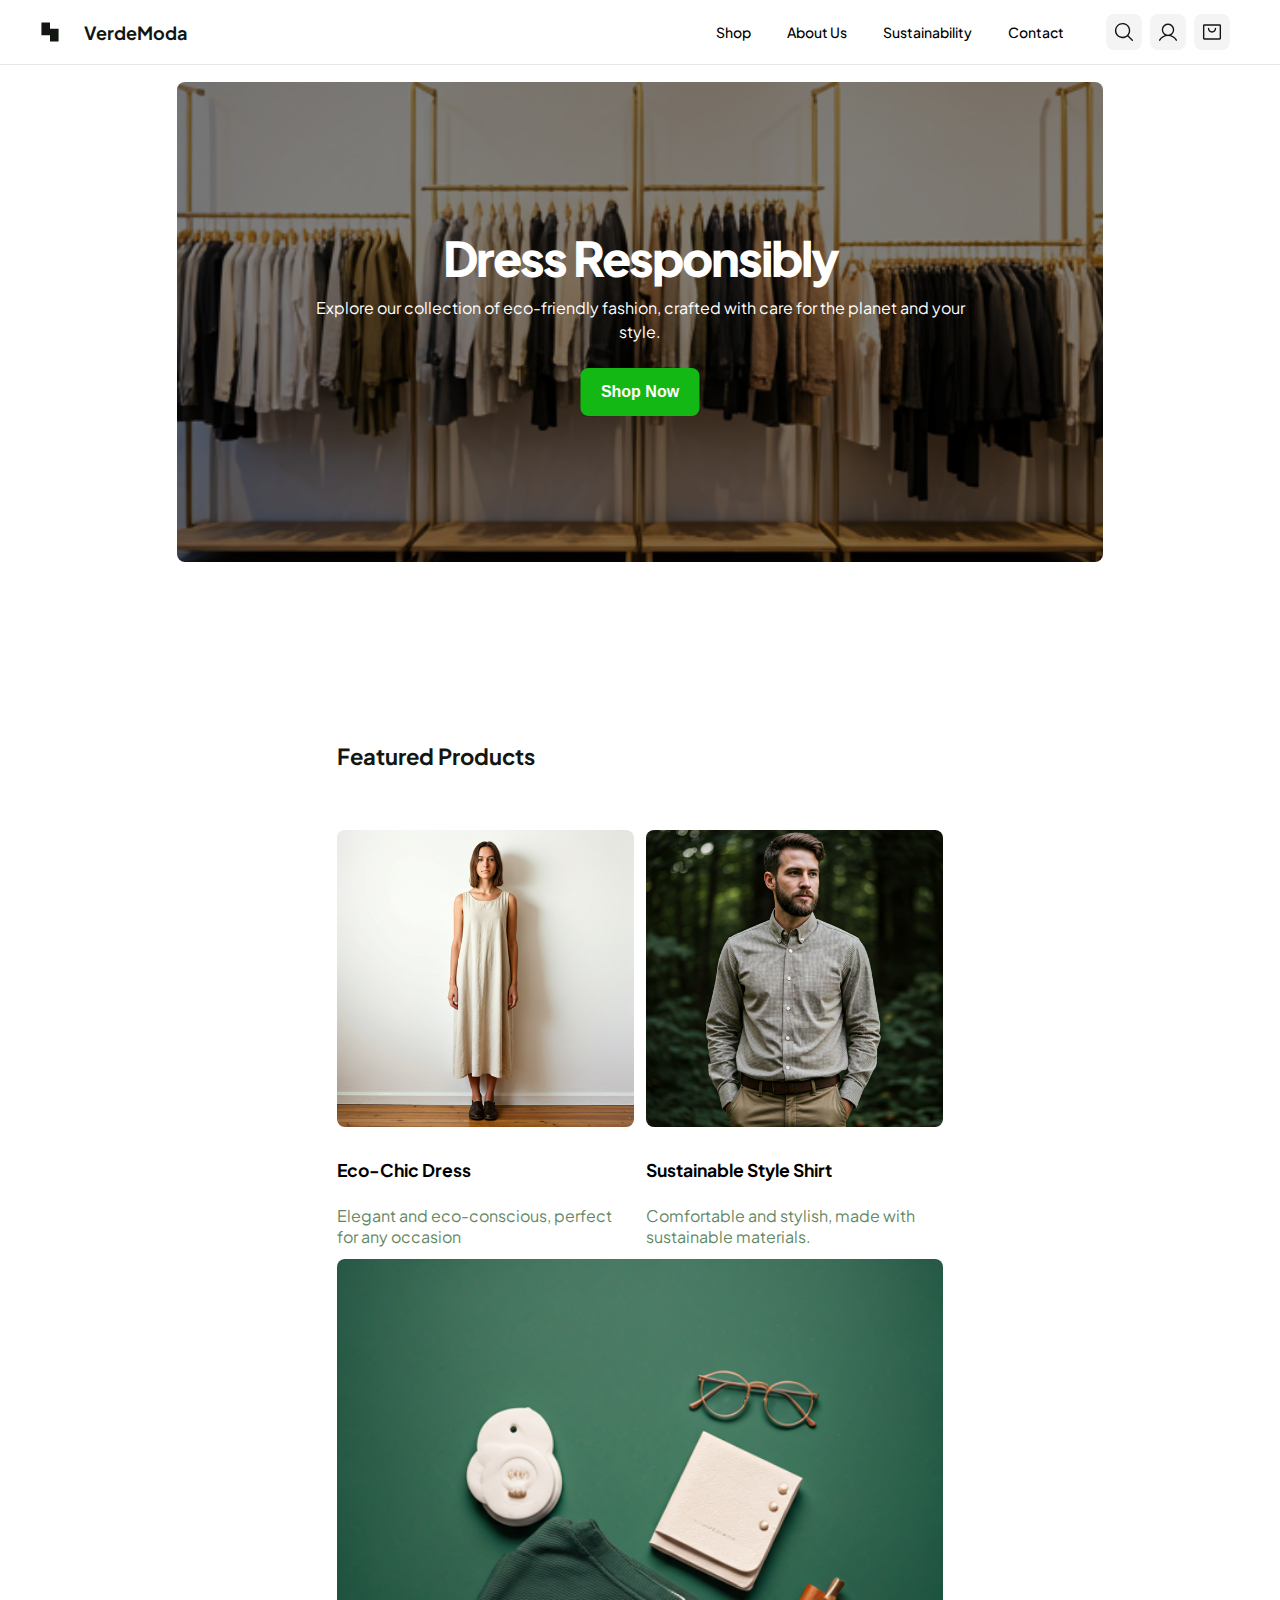
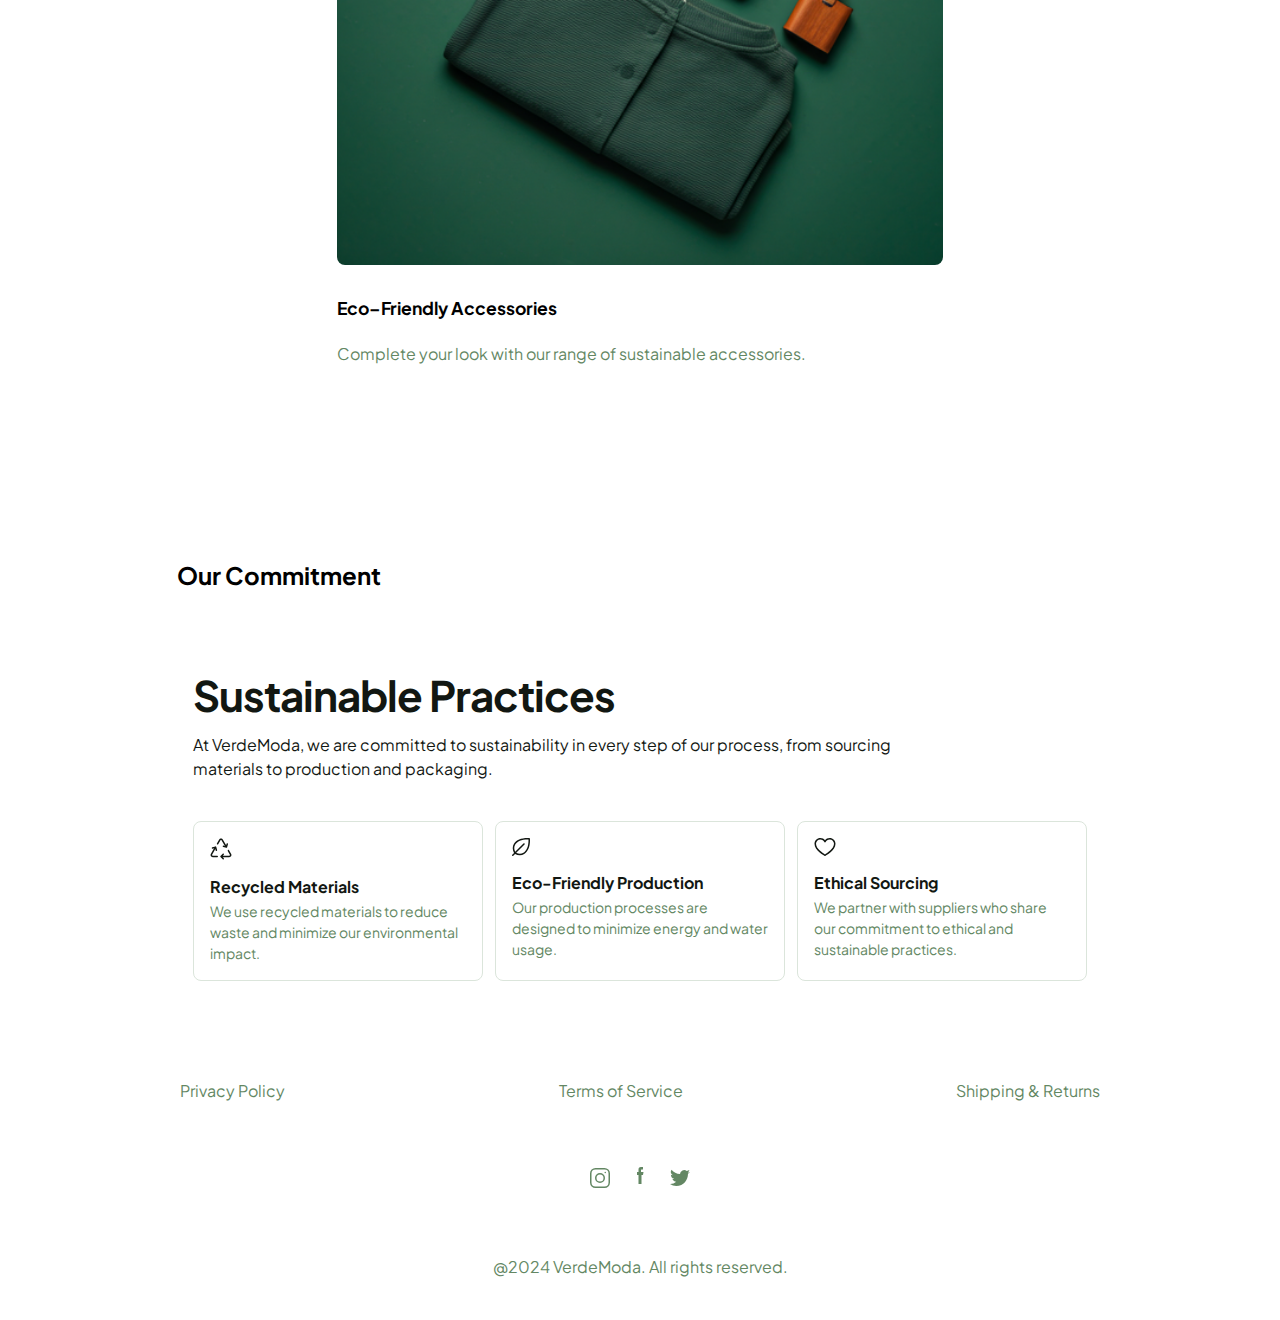
<file: index.html>
<!DOCTYPE html>
<html lang="en">
  <head>
    <meta charset="UTF-8" />
    <meta name="viewport" content="width=device-width, initial-scale=1.0" />
    <title>Dress Responsibly</title>

    <!-- Google Fonts -->
    <link rel="preconnect" href="https://fonts.googleapis.com" />
    <link rel="preconnect" href="https://fonts.gstatic.com" crossorigin />
    <link
      href="https://fonts.googleapis.com/css2?family=Plus+Jakarta+Sans:ital,wght@0,200..800;1,200..800&display=swap"
      rel="stylesheet"
    />

    <!-- CSS -->
    <link rel="stylesheet" href="./assets/css/style.css" />
    <link rel="stylesheet" href="./assets/css/nav.css" />
  </head>

  <body>
    <!-- Navbar -->
    <nav class="navbar">
      <div class="navbar-left">
        <img src="./assets/img/logoP.svg" alt="VerdeModa logo" class="logo" />
        <span class="brand">VerdeModa</span>
      </div>
      <div class="navbar-links-container">
        <ul class="navbar-links">
          <li><a href="#">Shop</a></li>
          <li><a href="#">About Us</a></li>
          <li><a href="#">Sustainability</a></li>
          <li><a href="#">Contact</a></li>
        </ul>
      </div>
      <div class="navbar-icons">
        <button class="icon-button" aria-label="Search">
          <img src="./assets/img/lupita.svg" alt="lupita" class="icon" />
        </button>
        <button class="icon-button" aria-label="User">
          <img src="./assets/img/persona.svg" alt="persona" class="icon" />
        </button>
        <button class="icon-button" aria-label="bolsa">
          <img src="./assets/img/bolsa.svg" alt="bolsa" class="icon" />
        </button>
      </div>
    </nav>

    <!-- Hero section -->
    <main class="contenedor-figma">
      <div class="imagen-wrapper section-padding">
        <img
          class="imagen-ajustada"
          src="./assets/img/hero.png"
          alt="Imagen de fondo"
        />
        <div class="texto-overlay">
          <h1>Dress Responsibly</h1>
          <h2>
            Explore our collection of eco-friendly fashion, crafted with care
            for the planet and your style.
          </h2>
          <button class="boton-principal">Shop Now</button>
        </div>
      </div>

      <!-- Featured Products -->

      <section class="section-padding">
        <div class="contenido">
          <div class="contenedor-padding">
            <div class="featured-products-container">
              <h2>Featured Products</h2>
            </div>

            <div class="grid-productos">
              <div class="productos">
                <img src="./assets/img/vestido.png" alt="Eco-Chic Dress" />
                <div class="separator"></div>
                <h3>Eco-Chic Dress</h3>
                <p class="info-producto">
                  Elegant and eco-conscious, perfect for any occasion
                </p>
              </div>

              <div class="productos">
                <img
                  src="./assets/img/camisa.png"
                  alt="Sustainable Style Shirt"
                />
                <div class="separator"></div>
                <h3>Sustainable Style Shirt</h3>
                <p class="info-producto">
                  Comfortable and stylish, made with sustainable materials.
                </p>
              </div>

              <div class="productos">
                <img
                  src="./assets/img/accesorios.png"
                  alt="Eco–Friendly Accessories"
                />
                <div class="separator"></div>
                <h3>Eco–Friendly Accessories</h3>
                <p class="info-producto">
                  Complete your look with our range of sustainable accessories.
                </p>
              </div>
            </div>
          </div>
        </div>
      </section>

      <div class="section-padding">
        <h2 class="featured-products-container">Our Commitment</h2>
      </div>

      <!-- Info Section -->
      <section class="info-section">
        <div class="info-texts">
          <div class="info-title">
            <h3>Sustainable Practices</h3>
          </div>
          <div class="info-p">
            <p>
              At VerdeModa, we are committed to sustainability in every step of
              our process, from sourcing materials to production and packaging.
            </p>
          </div>
        </div>

        <div class="info-cards">
          <div class="info-card">
            <div class="info-card-icon">
              <img src="./assets/img/recycle-vector.svg" alt="" />
            </div>
            <div class="info-card-content">
              <div class="card-title">
                <h4>Recycled Materials</h4>
              </div>
              <div class="info-card-p">
                <p>
                  We use recycled materials to reduce waste and minimize our
                  environmental impact.
                </p>
              </div>
            </div>
          </div>

          <div class="info-card">
            <div class="info-card-icon">
              <img src="./assets/img/leaf-vector.svg" alt="" />
            </div>
            <div class="info-card-content">
              <div class="info-card-title">
                <h4>Eco-Friendly Production</h4>
              </div>
              <div class="info-card-p">
                <p>
                  Our production processes are designed to minimize energy and
                  water usage.
                </p>
              </div>
            </div>
          </div>

          <div class="info-card">
            <div class="info-card-icon">
              <img src="./assets/img/heart-vector.svg" alt="" />
            </div>
            <div class="info-card-content">
              <div class="info-card-title">
                <h4>Ethical Sourcing</h4>
              </div>
              <div class="info-card-p">
                <p>
                  We partner with suppliers who share our commitment to ethical
                  and sustainable practices.
                </p>
              </div>
            </div>
          </div>
        </div>
      </section>
    </main>

    <!-- Footer -->
    <footer class="footer contenedor-figma">
      <div class="footer-contenido">
        <div class="footer-links">
          <a href="#" class="footer-link">Privacy Policy</a>
          <a href="#" class="footer-link">Terms of Service</a>
          <a href="#" class="footer-link">Shipping & Returns</a>
        </div>

        <div class="footer-social">
          <!-- Instagram -->
          <a href="#" class="social-icon" aria-label="Instagram">
            <svg
              xmlns="http://www.w3.org/2000/svg"
              width="24"
              height="24"
              fill="currentColor"
              viewBox="0 0 24 24"
            >
              <path
                d="M7.5 2h9A5.51 5.51 0 0 1 22 7.5v9A5.51 5.51 0 0 1 16.5 22h-9A5.51 5.51 0 0 1 2 16.5v-9A5.51 5.51 0 0 1 7.5 2Zm0 1.5A4 4 0 0 0 3.5 7.5v9a4 4 0 0 0 4 4h9a4 4 0 0 0 4-4v-9a4 4 0 0 0-4-4h-9ZM12 7a5 5 0 1 1 0 10a5 5 0 0 1 0-10Zm0 1.5a3.5 3.5 0 1 0 0 7a3.5 3.5 0 0 0 0-7Zm5.25-2.75a.75.75 0 1 1 0 1.5a.75.75 0 0 1 0-1.5Z"
              />
            </svg>
          </a>

          <!-- Facebook -->
          <a href="#" class="social-icon" aria-label="Facebook">
            <svg
              xmlns="http://www.w3.org/2000/svg"
              width="24"
              height="24"
              fill="currentColor"
              viewBox="0 0 24 24"
            >
              <path
                d="M13.5 9H15l.5-3h-2.5V4.5c0-.6.1-1 .9-1H15V1h-2c-2 0-2.5 1-2.5 2.6V6H9v3h1.5v9h3V9Z"
              />
            </svg>
          </a>

          <!-- Twitter -->
          <a href="#" class="social-icon" aria-label="Twitter">
            <svg
              xmlns="http://www.w3.org/2000/svg"
              width="24"
              height="24"
              fill="currentColor"
              viewBox="0 0 24 24"
            >
              <path
                d="M22 5.9a8.3 8.3 0 0 1-2.36.65A4.14 4.14 0 0 0 21.4 4a8.24 8.24 0 0 1-2.61 1A4.13 4.13 0 0 0 12 8a11.72 11.72 0 0 1-8.5-4.3a4.12 4.12 0 0 0 1.3 5.5a4.05 4.05 0 0 1-1.87-.52v.05a4.13 4.13 0 0 0 3.3 4a4.1 4.1 0 0 1-1.86.07a4.13 4.13 0 0 0 3.85 2.85A8.3 8.3 0 0 1 2 18.1A11.72 11.72 0 0 0 8.29 20c7.55 0 11.68-6.26 11.68-11.69v-.54A8.42 8.42 0 0 0 22 5.9Z"
              />
            </svg>
          </a>
        </div>

        <p class="footer-copy">@2024 VerdeModa. All rights reserved.</p>
      </div>
    </footer>
  </body>
</html>
</file>
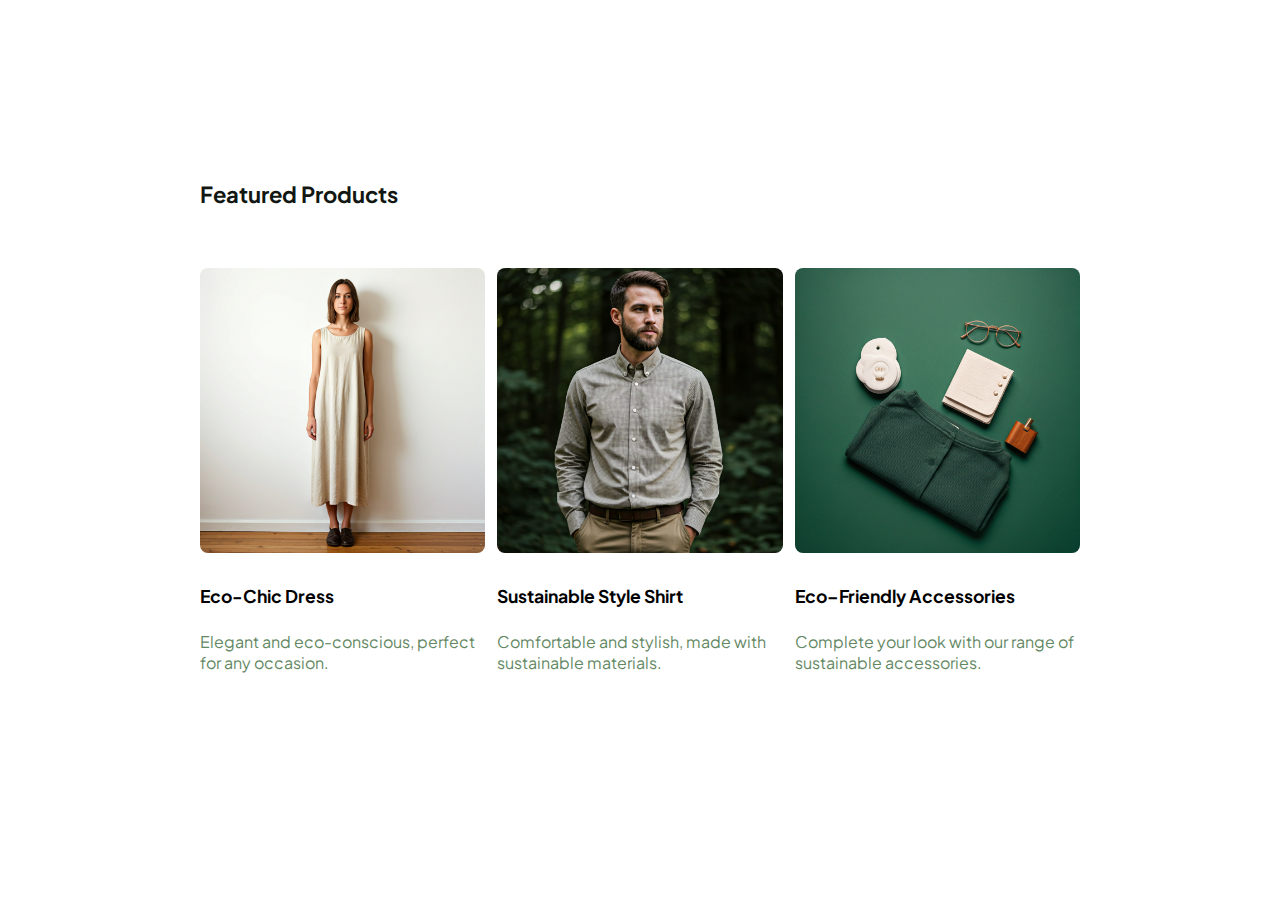
<file: figma1.html>
<!DOCTYPE html>
<html lang="es">
<head>
  <meta charset="UTF-8" />
  <meta name="viewport" content="width=device-width, initial-scale=1.0"/>
  <link rel="stylesheet" href="css/style.css" />
  <link href="https://fonts.googleapis.com/css2?family=Plus+Jakarta+Sans:wght@400;600;700&display=swap" rel="stylesheet">
  <title>Sección de Productos Sostenibles</title>
</head>

<body>

  <main class="contenido-central">
    <section class="featured-section">
      <div class="contenido">

        <div class="contenedor-padding">

          <div class="featured-products-container">
            <h2>Featured Products</h2>
          </div>

          <div class="grid-productos">
            <div class="productos">
              <img src="assets/imagenes/vestido.png" alt="Eco-Chic Dress" />
              <div class="separator"></div>
              <h3>Eco-Chic Dress</h3>
              <p class="info-producto">Elegant and eco-conscious, perfect for any occasion.</p>
            </div>
            <div class="productos">
              <img src="assets/imagenes/camisa.png" alt="Sustainable Style Shirt" />
              <div class="separator"></div>
              <h3>Sustainable Style Shirt</h3>
              <p class="info-producto">Comfortable and stylish, made with sustainable materials.</p>
            </div>
            <div class="productos">
              <img src="assets/imagenes/accesorios.png" alt="Eco–Friendly Accessories" />
              <div class="separator"></div>
              <h3>Eco–Friendly Accessories</h3>
              <p class="info-producto">Complete your look with our range of sustainable accessories.</p>
            </div>
          </div>

        </div>

      </div>
    </section>
  </main>

</body>
</html>
</file>
<file: assets/css/style.css>
* {
  margin: 0;
  padding: 0;
}
@import url("https://fonts.googleapis.com/css2?family=Plus+Jakarta+Sans:wght@400;800&display=swap");

* {
  margin: 0;
  padding: 0;
}

body {
  font-family: "Plus Jakarta Sans", sans-serif;
}

main .contenedor-figma {
  padding: 20px 160px;
}

.contenedor-figma {
  width: 960px;
  /* height: 512px; */
  padding: 16px;
  margin: 0 auto;
  background-color: #fff;
  box-sizing: border-box;
  border: 1px solid #fff;
}

.imagen-wrapper {
  position: relative;
  width: 100%;
  height: 480px;
}

.imagen-ajustada {
  width: 100%;
  height: 100%;
  border-radius: 8px;
  object-fit: cover;
  filter: brightness(0.5);
}

.texto-overlay {
  position: absolute;
  top: 50%;
  left: 50%;
  transform: translate(-50%, -50%);
  text-align: center;
  color: #ffffff;
  width: 691px;
}

.texto-overlay h1 {
  font-weight: 800;
  font-size: 48px;
  line-height: 60px;
  letter-spacing: -2px;
  margin: 0;
}

.texto-overlay h2 {
  font-weight: 400;
  font-size: 16px;
  line-height: 24px;
  margin: 8px 0 0;
}
.boton-principal {
  background-color: #14b814;
  color: #ffffff;
  font-size: 16px;
  font-weight: 600;
  border: none;
  border-radius: 8px;
  padding: 0 20px;
  height: 48px;
  cursor: pointer;
  margin-top: 24px;
  transition: background-color 0.3s ease;
}

.boton-principal:hover {
  background-color: #119d11; /* tono más oscuro al pasar el mouse */
}

/* info section */
.info-section {
  color: #121712;
  display: flex;
  flex-direction: column;
  padding: 40px 16px;
  align-items: flex-start;
  gap: 40px;
  align-self: stretch;
}

.info-texts {
  display: flex;
  flex-direction: column;
  align-items: flex-start;
  gap: 16px;
  align-self: stretch;
}

.info-title {
  color: #121712;
  font-size: 36px;
  font-style: normal;
  font-weight: 800;
  line-height: 45px;
  letter-spacing: -1px;
}

.info-p {
  color: #121712;
  width: 720px;
  font-size: 16px;
  font-style: normal;
  font-weight: 400;
  line-height: 24px;
}

.info-cards {
  display: flex;
  flex-direction: row;
  align-items: flex-start;
  gap: 12px;
  align-self: stretch;
}

.info-card {
  display: flex;
  flex-direction: column;
  align-items: flex-start;
  width: 301px;
  padding: 16px;
  gap: 12px;
  border-radius: 8px;
  border: 1px solid #dbe5db;
  align-self: stretch;
}

.info-card-content {
  display: flex;
  flex-direction: column;
  align-items: flex-start;
  gap: 4px;
  align-self: stretch;
}

.info-card-p {
  color: #638763;
  font-size: 14px;
  font-style: normal;
  font-weight: 400;
  line-height: 21px;
}

/* footer  */
.footer {
  background-color: #fff;
  color: #ffffff;
  display: flex;
  justify-content: center;
  padding: 40px 20px;
}

.footer-contenido {
  width: 960px;
  height: 200px;
  display: flex;
  flex-direction: column;
  justify-content: space-between;
  gap: 24px;
  font-family: "Plus Jakarta Sans", sans-serif;
  font-size: 14px;
}

.footer-links {
  display: flex;
  justify-content: space-between;
  width: 920px;
  margin: 0 auto;
}

.footer-link {
  color: #638763;
  font-family: "Plus Jakarta Sans", sans-serif;
  font-weight: 400;
  font-size: 16px;
  line-height: 24px;
  text-decoration: none;
  text-align: center;
}

.footer-link:hover {
  text-decoration: underline;
}
.footer-social {
  display: flex;
  justify-content: center;
  align-items: center;
  gap: 16px;
  width: 920px;
  height: 24px;
  margin: 0 auto;
}

.footer-social img {
  width: 24px;
  height: 24px;
  filter: brightness(0) saturate(100%) invert(40%) sepia(6%) saturate(759%)
    hue-rotate(76deg) brightness(94%) contrast(91%);
}
.footer-copy {
  color: #638763;
  font-family: "Plus Jakarta Sans", sans-serif;
  font-weight: 400;
  font-size: 16px;
  line-height: 24px;
  text-align: center;
  width: 920px;
  margin: 0 auto;
}
.social-icon svg {
  fill: #638763;
  width: 24px;
  height: 24px;
  transition: fill 0.3s ease;
}

.social-icon:hover svg {
  fill: #42694e;
}

body {
  margin: 0;
  padding: 0;
  box-sizing: border-box;
  font-family: 'Plus Jakarta Sans', sans-serif;
}

.contenido {
  width: 100%;
  max-width: 1200px;
  margin: 0 auto;
}

.contenedor-padding {
  padding: 160px;
  max-width: 1200px;
  margin: 0 auto;
}


.featured-products-container {
  display: flex;
  height: 60px;
  padding: 20px 0 12px 0; 
  flex-direction: column;
  align-items: flex-start;
  align-self: stretch;
}

.featured-products-container h2 {
  color: #121712;
  font-feature-settings: 'dlig' on;
  font-size: 22px;
  font-weight: 700;
  line-height: 28px;
  margin: 0;
}

.grid-productos {
  display: flex;
  justify-content: center;
  align-items: flex-start;
  gap: 12px;
  flex-wrap: wrap;
  padding: 16px 0; 
}

.grid-productos p {
  color: #638763;
  margin: 0;
}

.productos {
  display: flex;
  min-width: 240px;
  flex-direction: column;
  align-items: flex-start;
  gap: 16px;
  flex: 1 0 0;
}

.productos img {
  border-radius: 8px;
  width: 100%;
  height: auto;
  object-fit: cover;
  display: block;
}

.productos h3 {
  margin: 0 0 8px 0;
  font-size: 1.1rem;
}

@media (max-width: 768px) {
  .contenedor-padding {
    padding: 40px;
  }

  .featured-products-container {
    padding: 20px 0 12px 0;
  }
}
</file>
<file: assets/css/nav.css>
body {
  margin: 0;
}

.navbar {
  display: flex;
  padding: 12px 40px;
  justify-content: space-between;
  align-items: center;
  align-self: stretch;
  border-bottom: 1px solid #e5e8eb;
  height: 40px;
}

.navbar-left {
  display: flex;
  align-items: center;
  gap: 16px;
}

.logo {
  width: 20px;
  height: 20px;
  margin-right: 8px;
}

.brand {
  color: #121712;
  font-feature-settings: "dlig" on;
  font-family: "Plus Jakarta Sans";
  font-size: 18px;
  font-style: normal;
  font-weight: 700;
  line-height: 23px; /* 127.778% */
}

.navbar-links-container {
  display: flex;
  justify-content: flex-end;
  align-items: flex-start;
  gap: 32px;
  flex: 1 0 0;
  color: #121712;
  font-feature-settings: "dlig" on;
  font-family: "Plus Jakarta Sans";
  font-size: 14px;
  font-style: normal;
  font-weight: 500;
  line-height: 21px; /* 150% */
  margin-right: 32px;
}

.navbar-links {
  list-style: none;
  display: flex;
  height: 40px;
  align-items: center;
  gap: 36px;
}

.navbar-links a {
  text-decoration: none;
  color: black;
  font-size: 14px;
}

.navbar-icons {
  display: flex;
  height: 40px;
  max-width: 480px;
  padding: 0px 10px;
  justify-content: center;
  align-items: center;
  gap: 8px;
}

.icon {
  width: 20px;
  height: 20px;
  display: flex;
  justify-content: center;
  align-items: center;
}

.icon-button {
  background: #f3f4f3;
  border: none;
  padding: 8px 8px;
  border-radius: 8px;
  cursor: pointer;
  font-size: 16px;
}
</file>
<file: css/style.css>
body {
  margin: 0;
  padding: 0;
  box-sizing: border-box;
  font-family: 'Plus Jakarta Sans', sans-serif;
}

.contenido {
  width: 100%;
  max-width: 1200px;
  margin: 0 auto;
}

.contenedor-padding {
  padding: 160px;
  max-width: 1200px;
  margin: 0 auto;
}


.featured-products-container {
  display: flex;
  height: 60px;
  padding: 20px 0 12px 0; 
  flex-direction: column;
  align-items: flex-start;
  align-self: stretch;
}

.featured-products-container h2 {
  color: #121712;
  font-feature-settings: 'dlig' on;
  font-size: 22px;
  font-weight: 700;
  line-height: 28px;
  margin: 0;
}

.grid-productos {
  display: flex;
  justify-content: center;
  align-items: flex-start;
  gap: 12px;
  flex-wrap: wrap;
  padding: 16px 0; 
}

.grid-productos p {
  color: #638763;
  margin: 0;
}

.productos {
  display: flex;
  min-width: 240px;
  flex-direction: column;
  align-items: flex-start;
  gap: 16px;
  flex: 1 0 0;
}

.productos img {
  border-radius: 8px;
  width: 100%;
  height: auto;
  object-fit: cover;
  display: block;
}

.productos h3 {
  margin: 0 0 8px 0;
  font-size: 1.1rem;
}

@media (max-width: 768px) {
  .contenedor-padding {
    padding: 40px;
  }

  .featured-products-container {
    padding: 20px 0 12px 0;
  }
}
</file>
